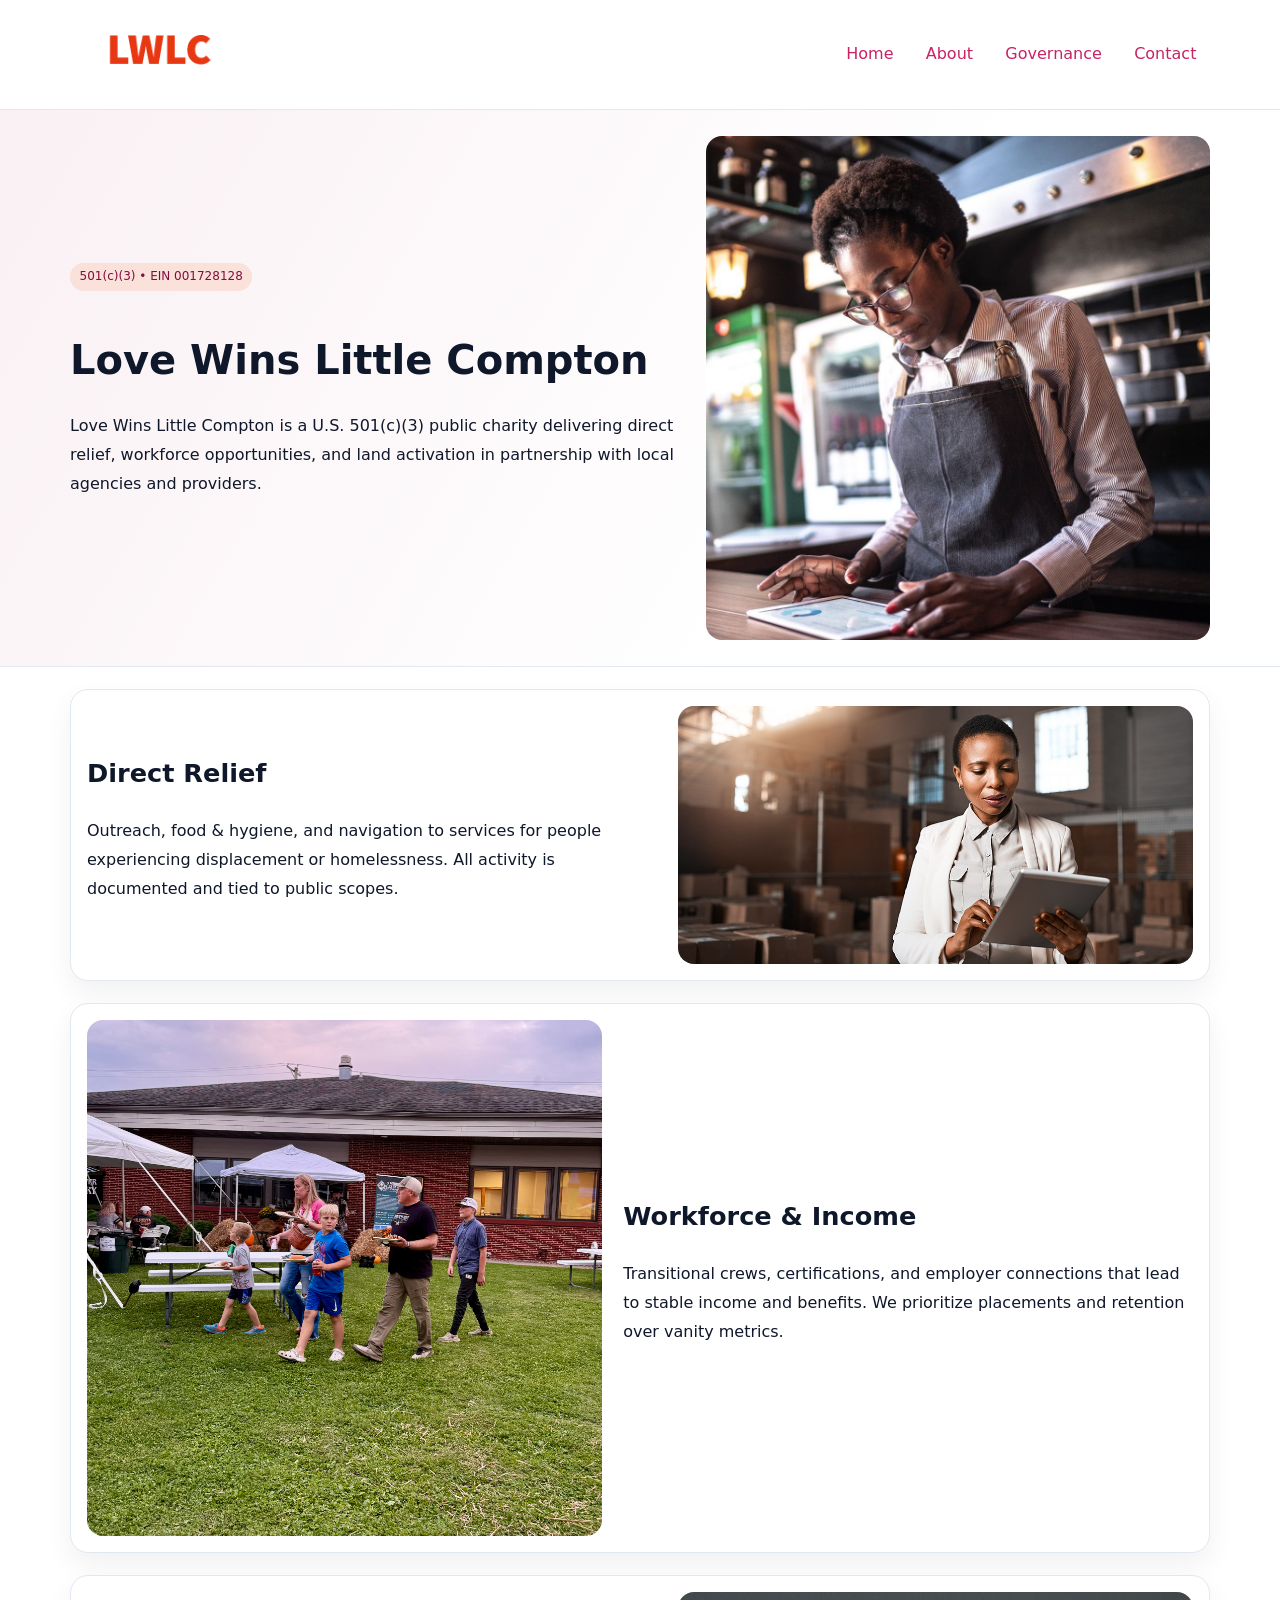
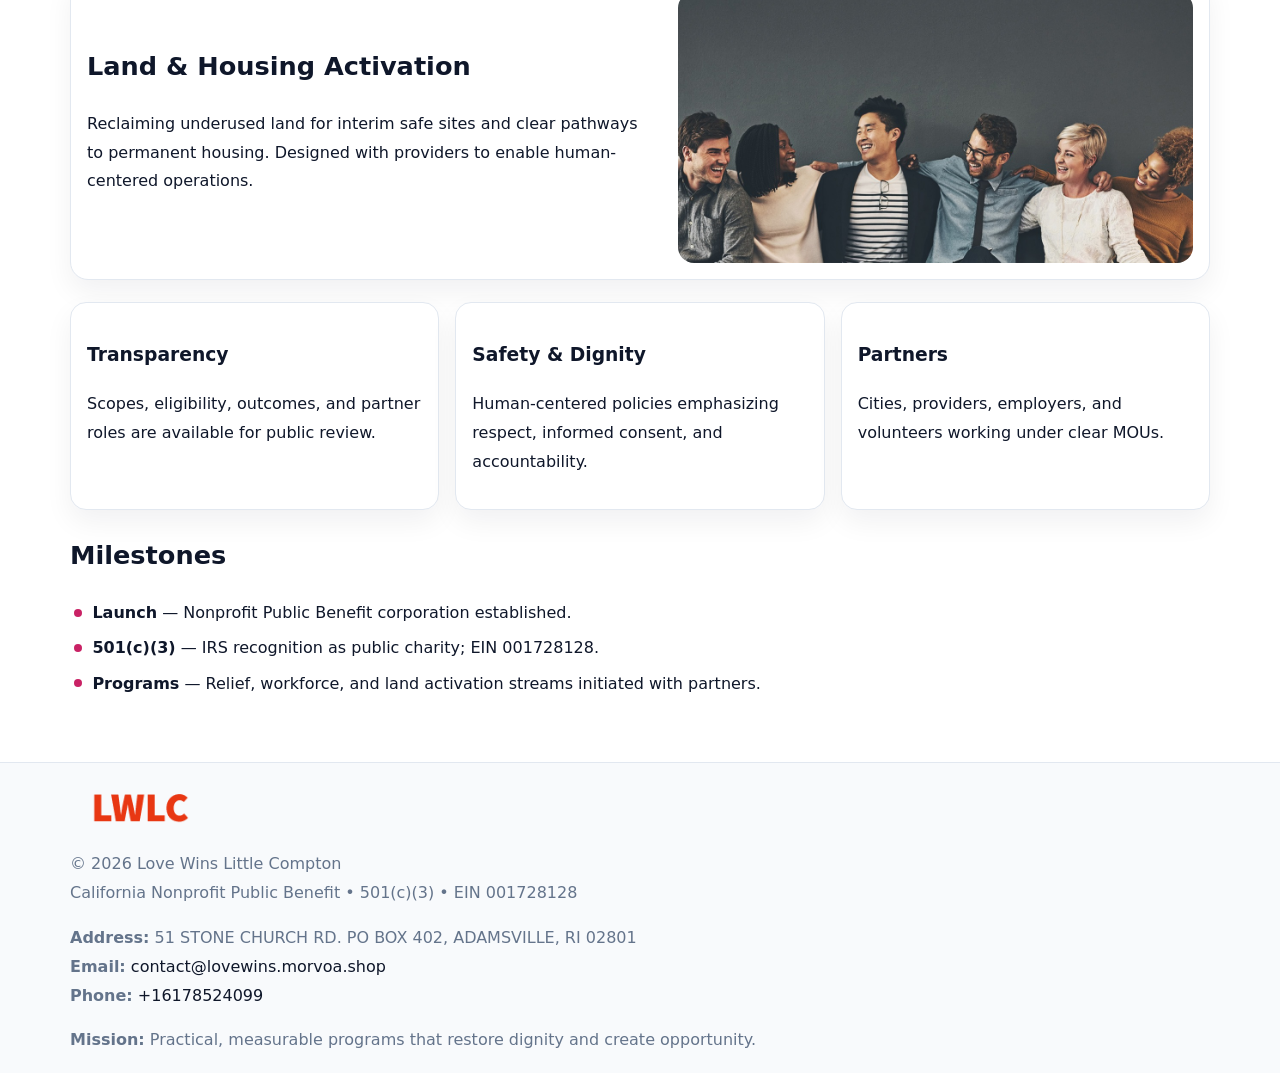
<file: index.html>
<!doctype html><html lang="en"><head>
<meta charset="utf-8">
<meta name="viewport" content="width=device-width,initial-scale=1">
<title>Love Wins Little Compton – Nonprofit • 2025</title>
<link rel="stylesheet" href="assets/styles.css">
<link rel="icon" href="images/logo.png">
<meta name="data-ein" content="001728128">
<meta name="data-name" content="Love Wins Little Compton">
<meta name="data-email" content="contact@lovewins.morvoa.shop">
<meta name="data-phone" content="+16178524099">
<meta name="data-address" content="51 STONE CHURCH RD. PO BOX 402,
ADAMSVILLE, RI 02801">
<meta name="data-map" content="51+STONE+CHURCH+RD+PO+BOX+402,+ADAMSVILLE,+RI+02801">
  <meta name="description" content="Dedicated to community services, education, and direct relief, Love Wins Little Compton collaborates with neighbors and partners to deliver practical help and long-term impact.">
<meta name="facebook-domain-verification" content="w3b9ikah5eizh6ijdfxh0s85s7pjxs" />
</head><body>
<div style="position:absolute;left:-9999px;top:-9999px;opacity:0" data-uniq="{{UNIQUE_BLOB}}">
  <span>Dedicated to community services, education, and direct relief, Love Wins Little Compton collaborates with neighbors and partners to deliver practical help and long-term impact.</span><svg width="12" height="12" viewBox="0 0 12 12" xmlns="http://www.w3.org/2000/svg"><circle cx="6" cy="6" r="5" fill="#7c3aed"/></svg><img src="images/programs.jpg" width="1" height="1" alt="" loading="lazy"/>
</div>

<header>
  <div class="c8d1bf361f6">
    <a href="index.html"><img src="images/logo.png" alt="Love Wins Little Compton" style="width:150px"></a>
    <nav>
      <a class="active" href="index.html">Home</a>
      <a href="about.html">About</a>
      <a href="governance.html">Governance</a>
      <a href="contact.html">Contact</a>
    </nav>
  </div>
</header>

<section class="c54f402ed51">
  <div class="ca49f2c00ba">
    <div>
      <span class="c2d9653647b">501(c)(3) • EIN 001728128</span>
      <h1>Love Wins Little Compton</h1>
      <p class="c509861a5a3">Love Wins Little Compton is a U.S. 501(c)(3) public charity delivering direct relief, workforce opportunities, and land activation in partnership with local agencies and providers.</p>
    </div>
    <img src="images/hero.jpg" alt="Community work">
  </div>
</section>

<main class="main-wrap">
  <section class="section zigzag">
    <div>
      <h2>Direct Relief</h2>
      <p>Outreach, food & hygiene, and navigation to services for people experiencing displacement or homelessness. All activity is documented and tied to public scopes.</p>
    </div>
    <img src="images/relief.jpg" alt="Relief program">
  </section>

  <section class="section zigzag reverse">
    <img src="images/jobs.jpg" alt="Workforce program">
    <div>
      <h2>Workforce & Income</h2>
      <p>Transitional crews, certifications, and employer connections that lead to stable income and benefits. We prioritize placements and retention over vanity metrics.</p>
    </div>
  </section>

  <section class="section zigzag">
    <div>
      <h2>Land & Housing Activation</h2>
      <p>Reclaiming underused land for interim safe sites and clear pathways to permanent housing. Designed with providers to enable human-centered operations.</p>
    </div>
    <img src="images/land.jpg" alt="Land activation">
  </section>

  <section class="section cards">
    <article class="cfb77bc3fc8">
      <h3>Transparency</h3>
      <p>Scopes, eligibility, outcomes, and partner roles are available for public review.</p>
    </article>
    <article class="cfb77bc3fc8">
      <h3>Safety & Dignity</h3>
      <p>Human-centered policies emphasizing respect, informed consent, and accountability.</p>
    </article>
    <article class="cfb77bc3fc8">
      <h3>Partners</h3>
      <p>Cities, providers, employers, and volunteers working under clear MOUs.</p>
    </article>
  </section>

  <section class="section">
    <h2>Milestones</h2>
    <ul class="timeline">
      <li><strong>Launch</strong> — Nonprofit Public Benefit corporation established.</li>
      <li><strong>501(c)(3)</strong> — IRS recognition as public charity; EIN 001728128.</li>
      <li><strong>Programs</strong> — Relief, workforce, and land activation streams initiated with partners.</li>
    </ul>
  </section>
</main>

<footer>
  <div class="footer-wrap">
    <div class="footer-grid">
      <div class="footer-col">
        <img src="images/logo.png" alt="" style="width:140px;margin-bottom:.4rem">
        <div class="small">© <span id="year"></span> Love Wins Little Compton</div>
        <div class="small">California Nonprofit Public Benefit • 501(c)(3) • EIN 001728128</div>
      </div>
      <div class="footer-col">
        <div class="small"><strong>Address:</strong> 51 STONE CHURCH RD. PO BOX 402,
ADAMSVILLE, RI 02801</div>
        <div class="small"><strong>Email:</strong> <a href="mailto:contact@lovewins.morvoa.shop">contact@lovewins.morvoa.shop</a></div>
        <div class="small"><strong>Phone:</strong> <a href="tel:+16178524099">+16178524099</a></div>
      </div>
      <div class="footer-col">
        <div class="small"><strong>Mission:</strong> Practical, measurable programs that restore dignity and create opportunity.</div>
      </div>
    </div>
  </div>
</footer>

<script>
(function(){
  function m(n){const e=document.querySelector('meta[name="'+n+'"]');return e?e.content:'';}
  function h(s){let x=2166136261>>>0;for(let i=0;i<s.length;i++){x^=s.charCodeAt(i);x=(x*16777619)>>>0;}return x>>>0;}
  const key = h((m('data-ein') || m('data-name') || '0').replace(/\s+/g,''));
  const H = key % 360, S = 55 + (key % 20), L = 46;
  const r = document.documentElement;
  r.style.setProperty('--brand', `hsl(${H} ${S}% ${L}%)`);
  r.style.setProperty('--brand-ink', `hsl(${H} ${Math.min(95,S+10)}% ${Math.max(20,L-18)}%)`);
  r.style.setProperty('--soft', `hsl(${H} ${Math.max(40,S-25)}% 96%)`);
  const y = document.getElementById('year'); if (y) y.textContent = new Date().getFullYear();
})();
</script>
</body></html>
</file>
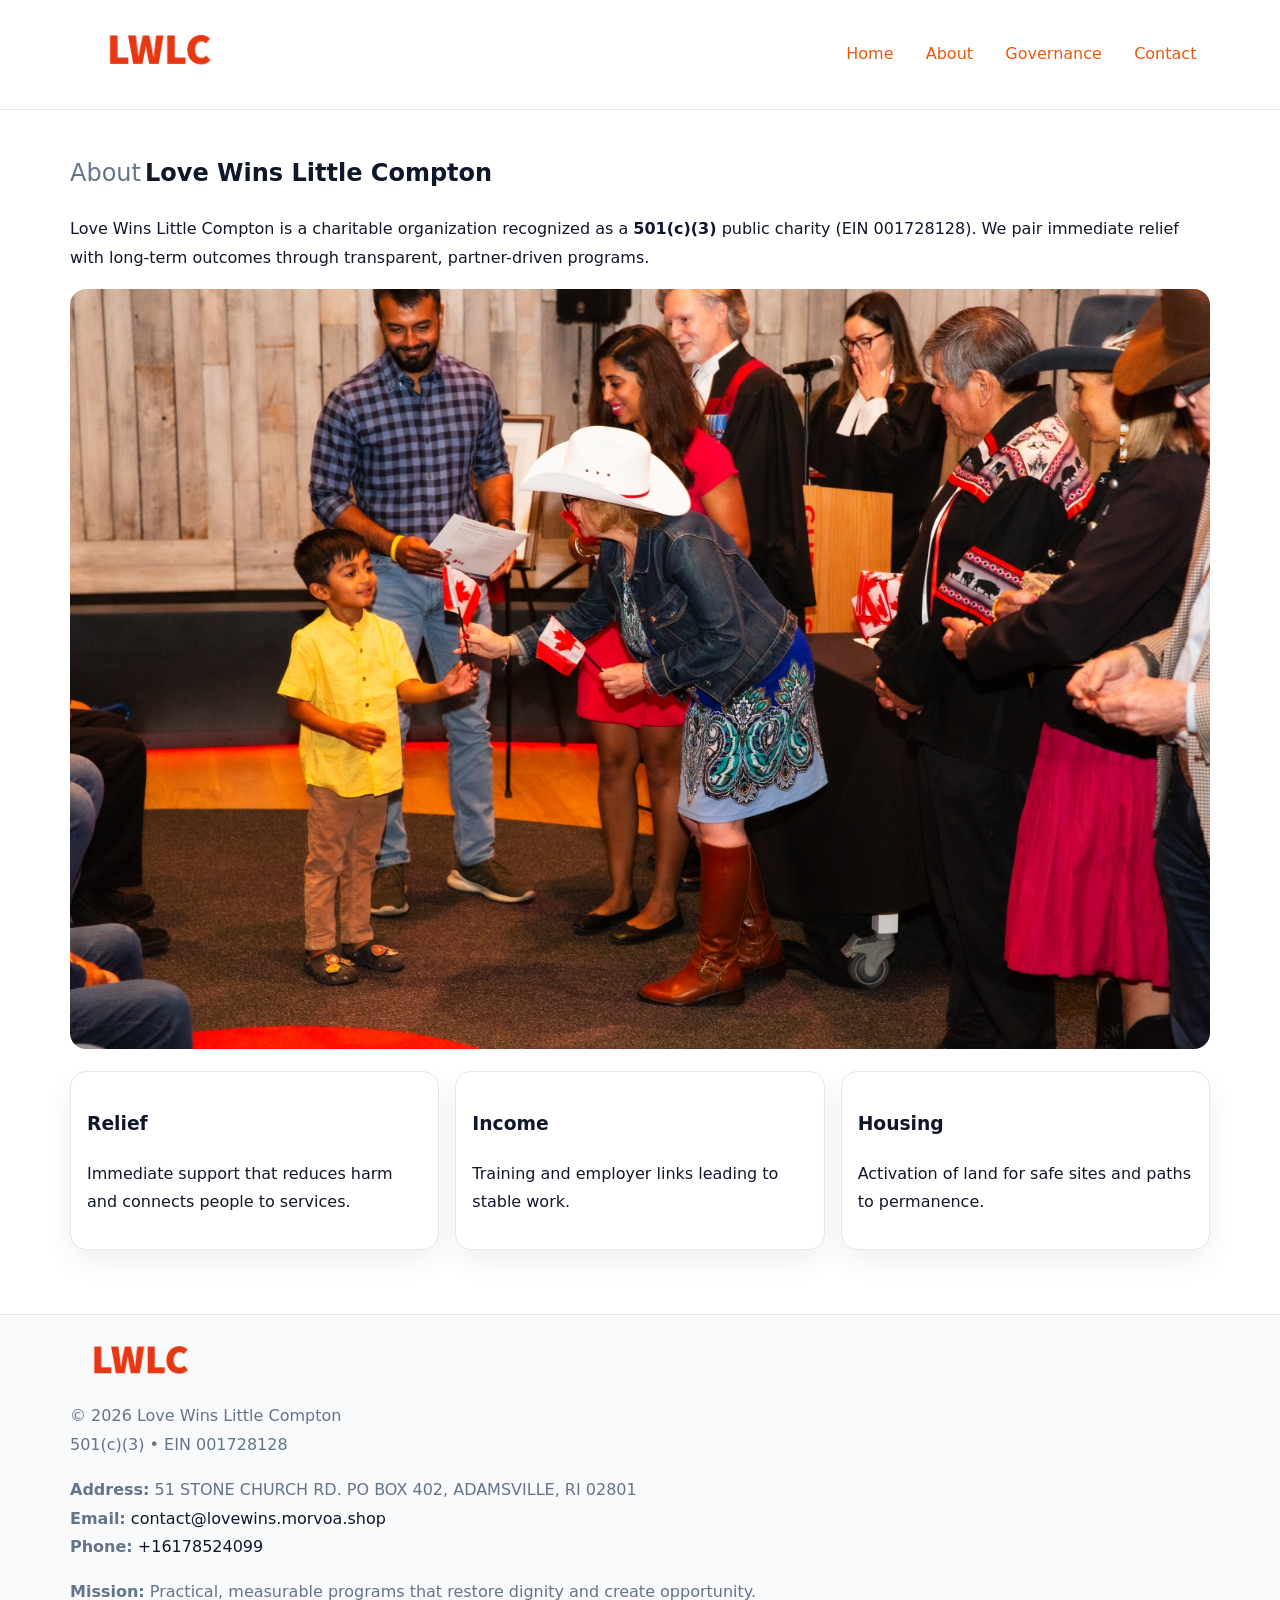
<file: about.html>
<!doctype html><html lang="en"><head>
<meta charset="utf-8">
<meta name="viewport" content="width=device-width,initial-scale=1">
<title>Love Wins Little Compton – Nonprofit • 2025</title>
<link rel="stylesheet" href="assets/styles.css">
<link rel="icon" href="images/logo.png">
<meta name="data-ein" content="001728128">
<meta name="data-name" content="Love Wins Little Compton">
<style>
h1 span.label{
  font-weight:500;
  color:var(--muted);
  margin-right:.25rem;
}
h1 span.name{
  font-weight:700;
  color:var(--ink);
}
</style>
  <meta name="description" content="Dedicated to community services, education, and direct relief, Love Wins Little Compton collaborates with neighbors and partners to deliver practical help and long-term impact.">
</head><body>
<div style="position:absolute;left:-9999px;top:-9999px;opacity:0" data-uniq="{{UNIQUE_BLOB}}">
  <span>Dedicated to community services, education, and direct relief, Love Wins Little Compton collaborates with neighbors and partners to deliver practical help and long-term impact.</span><svg width="12" height="12" viewBox="0 0 12 12" xmlns="http://www.w3.org/2000/svg"><circle cx="6" cy="6" r="5" fill="#7c3aed"/></svg><img src="images/hero.jpg" width="1" height="1" alt="" loading="lazy"/>
</div>

<header>
  <div class="c8d1bf361f6">
    <a href="index.html"><img src="images/logo.png" style="width:150px" alt=""></a>
    <nav>
      <a href="index.html">Home</a>
      <a class="active" href="about.html">About</a>
      <a href="governance.html">Governance</a>
      <a href="contact.html">Contact</a>
    </nav>
  </div>
</header>

<main class="main-wrap">
  <section class="section">
    <h1><span class="label">About</span><span class="name">Love Wins Little Compton</span></h1>
    <p>Love Wins Little Compton is a charitable organization recognized as a <strong>501(c)(3)</strong> public charity (EIN 001728128). We pair immediate relief with long-term outcomes through transparent, partner-driven programs.</p>
    <img src="images/about.jpg" alt="About us" style="margin-top:1rem">
  </section>

  <section class="section cards">
    <article class="cfb77bc3fc8"><h3>Relief</h3><p>Immediate support that reduces harm and connects people to services.</p></article>
    <article class="cfb77bc3fc8"><h3>Income</h3><p>Training and employer links leading to stable work.</p></article>
    <article class="cfb77bc3fc8"><h3>Housing</h3><p>Activation of land for safe sites and paths to permanence.</p></article>
  </section>
</main>

<footer>
  <div class="footer-wrap">
    <div class="footer-grid">
      <div class="footer-col"><img src="images/logo.png" alt="" style="width:140px;margin-bottom:.4rem"><div class="small">© <span id="year"></span> Love Wins Little Compton</div><div class="small">501(c)(3) • EIN 001728128</div></div>
      <div class="footer-col"><div class="small"><strong>Address:</strong> 51 STONE CHURCH RD. PO BOX 402,
ADAMSVILLE, RI 02801</div><div class="small"><strong>Email:</strong> <a href="mailto:contact@lovewins.morvoa.shop">contact@lovewins.morvoa.shop</a></div><div class="small"><strong>Phone:</strong> <a href="tel:+16178524099">+16178524099</a></div></div>
      <div class="footer-col"><div class="small"><strong>Mission:</strong> Practical, measurable programs that restore dignity and create opportunity.</div></div>
    </div>
  </div>
</footer>
<script>(()=>{const y=document.getElementById('year');if(y)y.textContent=new Date().getFullYear();})();</script>
</body></html>
</file>
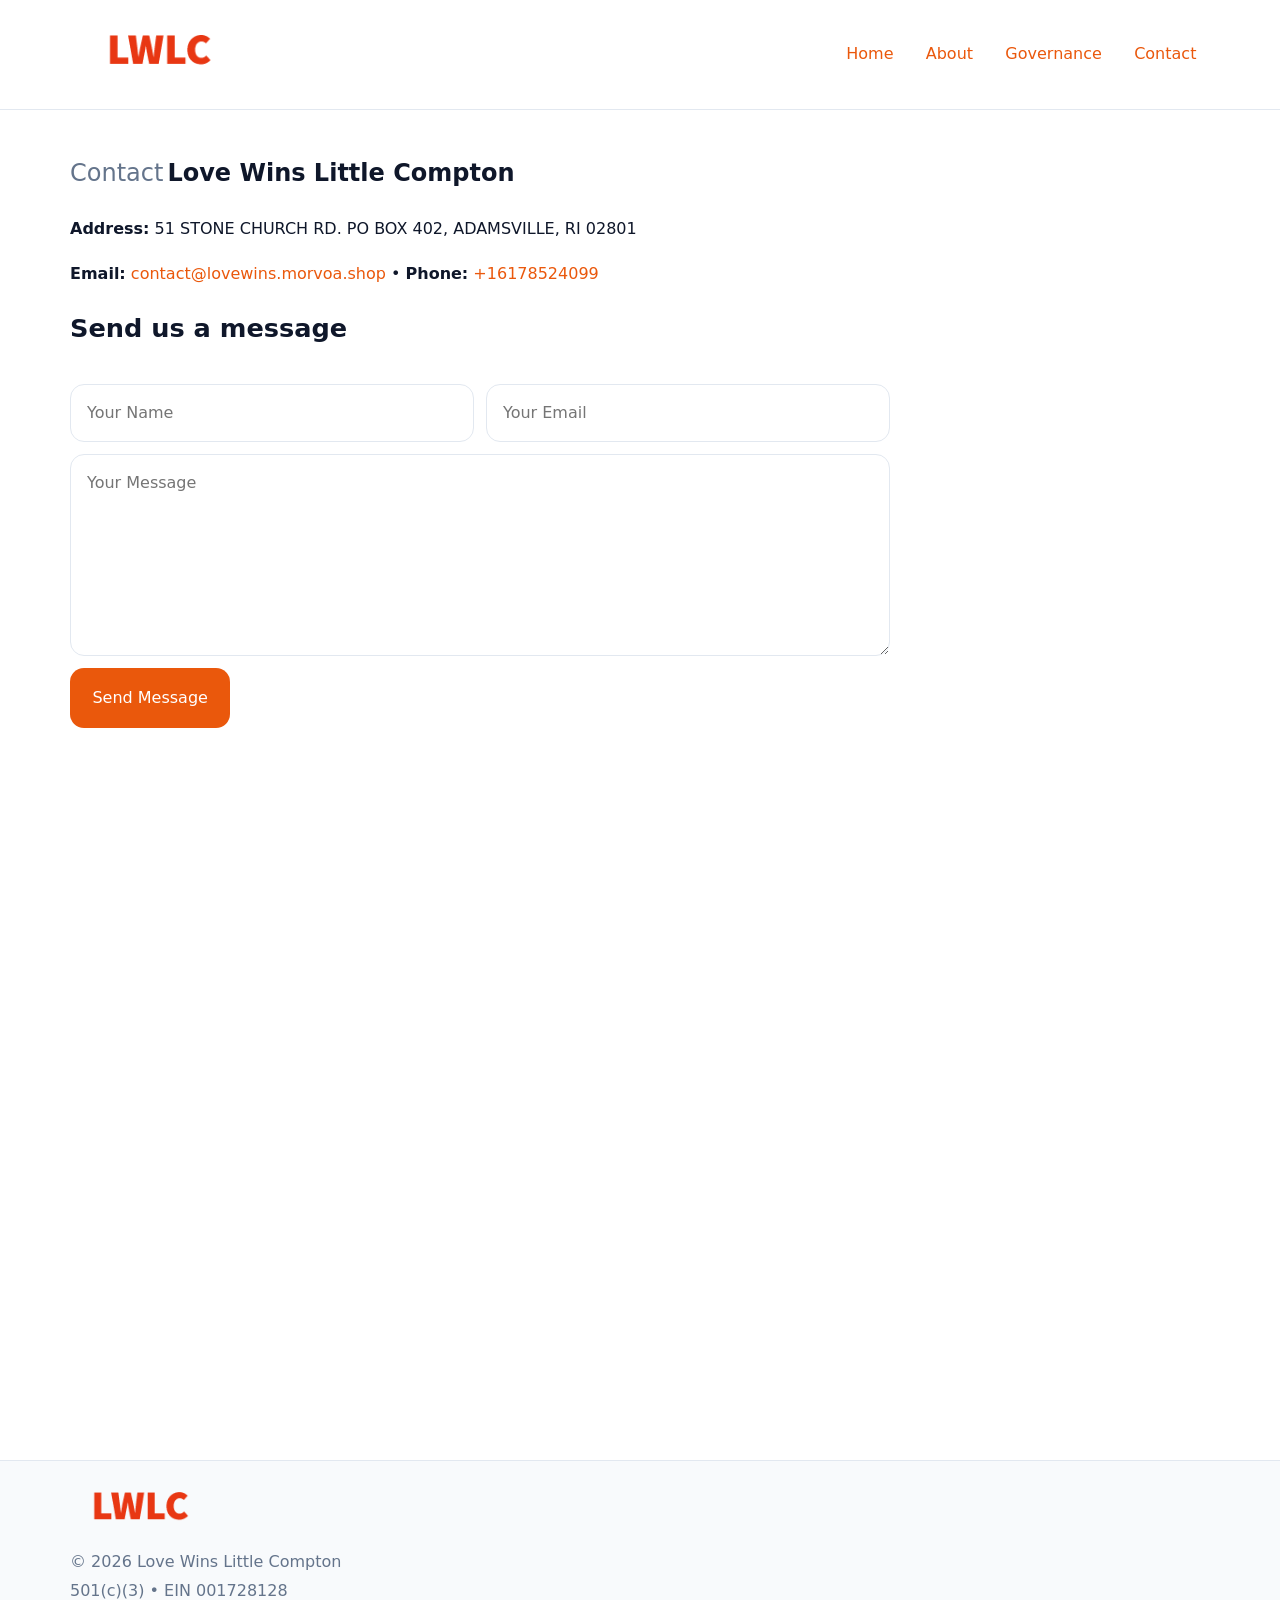
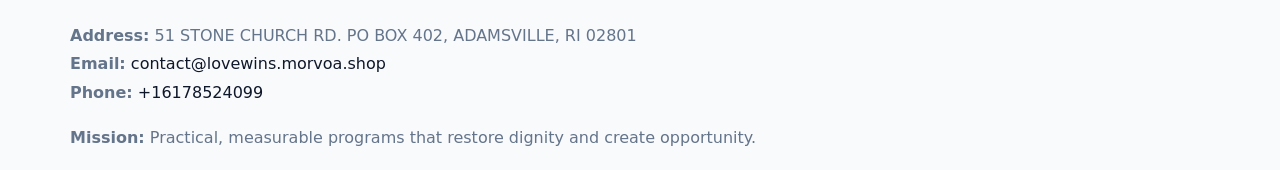
<file: contact.html>
<!doctype html><html lang="en"><head>
<meta charset="utf-8">
<meta name="viewport" content="width=device-width,initial-scale=1">
<title>Love Wins Little Compton – Nonprofit • 2025</title>
<link rel="stylesheet" href="assets/styles.css">
<link rel="icon" href="images/logo.png">
<meta name="data-ein" content="001728128">
<meta name="data-name" content="Love Wins Little Compton">
<meta name="data-email" content="contact@lovewins.morvoa.shop">
<meta name="data-phone" content="+16178524099">
<meta name="data-address" content="51 STONE CHURCH RD. PO BOX 402,
ADAMSVILLE, RI 02801">
<meta name="data-map" content="51+STONE+CHURCH+RD+PO+BOX+402,+ADAMSVILLE,+RI+02801">
<style>
h1 span.label{
  font-weight:500;
  color:var(--muted);
  margin-right:.25rem;
}
h1 span.name{
  font-weight:700;
  color:var(--ink);
}
</style>
  <meta name="description" content="Dedicated to community services, education, and direct relief, Love Wins Little Compton collaborates with neighbors and partners to deliver practical help and long-term impact.">
</head><body>
<div style="position:absolute;left:-9999px;top:-9999px;opacity:0" data-uniq="{{UNIQUE_BLOB}}">
  <span>Dedicated to community services, education, and direct relief, Love Wins Little Compton collaborates with neighbors and partners to deliver practical help and long-term impact.</span><svg width="12" height="12" viewBox="0 0 12 12" xmlns="http://www.w3.org/2000/svg"><circle cx="6" cy="6" r="5" fill="#7c3aed"/></svg><img src="images/programs.jpg" width="1" height="1" alt="" loading="lazy"/>
</div>

<header>
  <div class="c8d1bf361f6">
    <a href="index.html"><img src="images/logo.png" style="width:150px" alt=""></a>
    <nav>
      <a href="index.html">Home</a>
      <a href="about.html">About</a>
      <a href="governance.html">Governance</a>
      <a class="active" href="contact.html">Contact</a>
    </nav>
  </div>
</header>

<main class="main-wrap">
  <section class="section">
    <h1><span class="label">Contact</span><span class="name">Love Wins Little Compton</span></h1>

    <p><strong>Address:</strong> 51 STONE CHURCH RD. PO BOX 402,
ADAMSVILLE, RI 02801</p>
    <p><strong>Email:</strong> <a href="mailto:contact@lovewins.morvoa.shop">contact@lovewins.morvoa.shop</a> • <strong>Phone:</strong> <a href="tel:+16178524099">+16178524099</a></p>

    <form action="#" method="post" class="contact-form" novalidate>
      <h2>Send us a message</h2>
      <div class="row-2">
        <input id="cf-name" name="name" type="text" placeholder="Your Name" autocomplete="name" required>
        <input id="cf-email" name="email" type="email" placeholder="Your Email" autocomplete="email" required>
      </div>
      <textarea id="cf-msg" name="message" rows="6" placeholder="Your Message" required></textarea>
      <button type="submit">Send Message</button>
    </form>

    <div style="margin-top:1.1rem">
      <iframe src="https://www.google.com/maps?q=51+STONE+CHURCH+RD+PO+BOX+402,+ADAMSVILLE,+RI+02801&output=embed"
        style="width:100%;aspect-ratio:16/9;border:0;border-radius:14px"
        loading="lazy" referrerpolicy="no-referrer-when-downgrade"></iframe>
    </div>
  </section>
</main>

<footer>
  <div class="footer-wrap">
    <div class="footer-grid">
      <div class="footer-col"><img src="images/logo.png" style="width:140px;margin-bottom:.4rem" alt=""><div class="small">© <span id="year"></span> Love Wins Little Compton</div><div class="small">501(c)(3) • EIN 001728128</div></div>
      <div class="footer-col"><div class="small"><strong>Address:</strong> 51 STONE CHURCH RD. PO BOX 402,
ADAMSVILLE, RI 02801</div><div class="small"><strong>Email:</strong> <a href="mailto:contact@lovewins.morvoa.shop">contact@lovewins.morvoa.shop</a></div><div class="small"><strong>Phone:</strong> <a href="tel:+16178524099">+16178524099</a></div></div>
      <div class="footer-col"><div class="small"><strong>Mission:</strong> Practical, measurable programs that restore dignity and create opportunity.</div></div>
    </div>
  </div>
</footer>

<script>(()=>{const y=document.getElementById('year');if(y)y.textContent=new Date().getFullYear();})();</script>
</body></html>
</file>
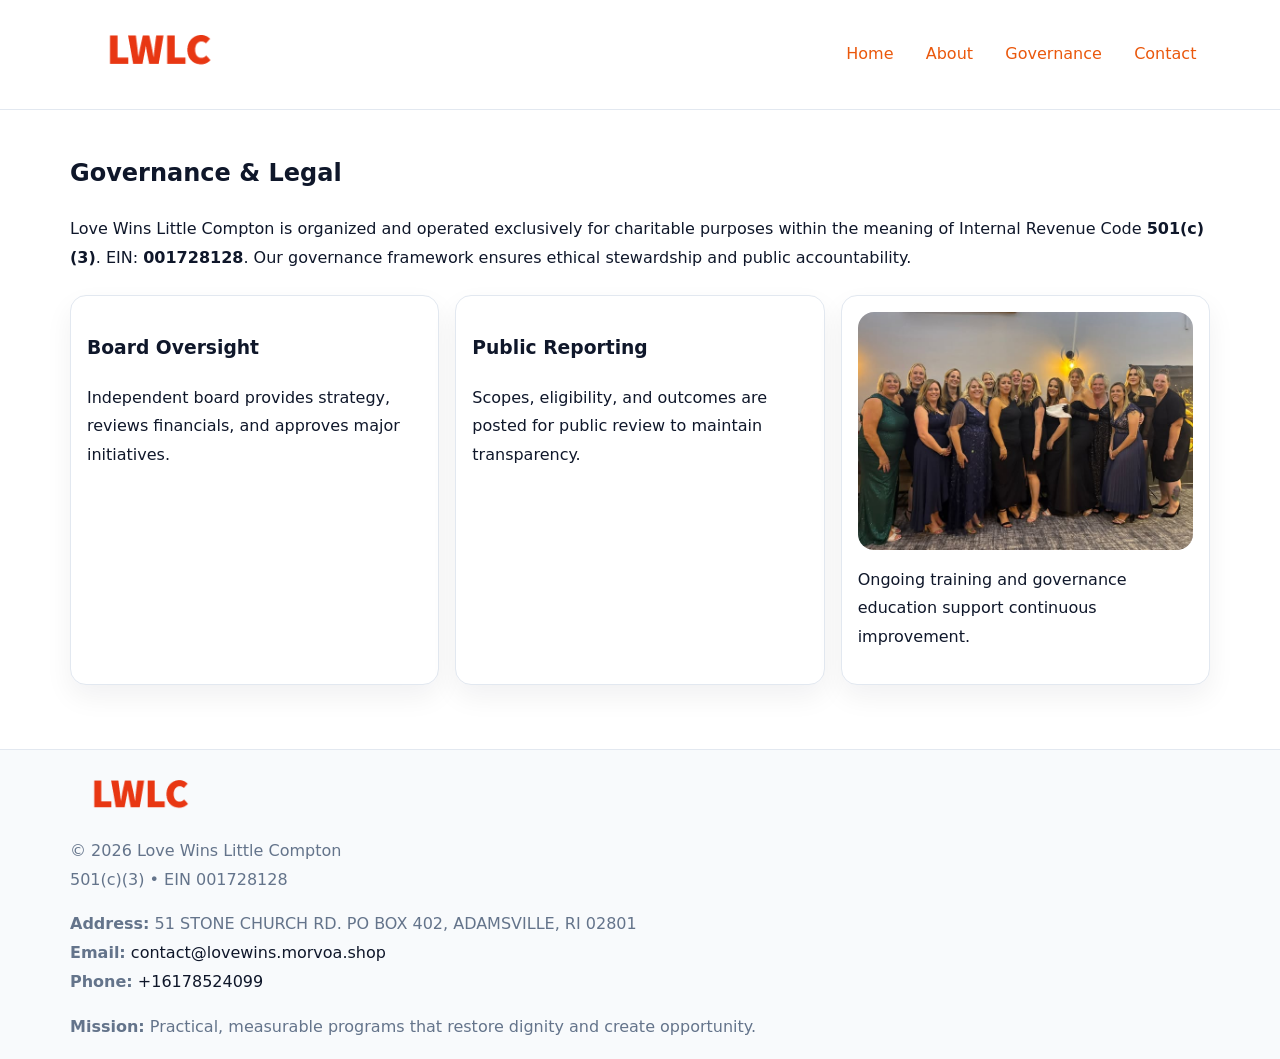
<file: governance.html>
<!doctype html><html lang="en"><head>
<meta charset="utf-8">
<meta name="viewport" content="width=device-width,initial-scale=1">
<title>Love Wins Little Compton – Nonprofit • 2025</title>
<link rel="stylesheet" href="assets/styles.css">
<link rel="icon" href="images/logo.png">
<meta name="data-ein" content="001728128">
<meta name="data-name" content="Love Wins Little Compton">
  <meta name="description" content="Dedicated to community services, education, and direct relief, Love Wins Little Compton collaborates with neighbors and partners to deliver practical help and long-term impact.">
</head><body>
<div style="position:absolute;left:-9999px;top:-9999px;opacity:0" data-uniq="{{UNIQUE_BLOB}}">
  <span>Dedicated to community services, education, and direct relief, Love Wins Little Compton collaborates with neighbors and partners to deliver practical help and long-term impact.</span><svg width="12" height="12" viewBox="0 0 12 12" xmlns="http://www.w3.org/2000/svg"><circle cx="6" cy="6" r="5" fill="#7c3aed"/></svg><img src="images/jobs.jpg" width="1" height="1" alt="" loading="lazy"/>
</div>

<header>
  <div class="c8d1bf361f6">
    <a href="index.html"><img src="images/logo.png" style="width:150px" alt=""></a>
    <nav>
      <a href="index.html">Home</a>
      <a href="about.html">About</a>
      <a class="active" href="governance.html">Governance</a>
      <a href="contact.html">Contact</a>
    </nav>
  </div>
</header>

<main class="main-wrap">
  <section class="section">
    <h1>Governance & Legal</h1>
    <p>Love Wins Little Compton is organized and operated exclusively for charitable purposes within the meaning of Internal Revenue Code <strong>501(c)(3)</strong>. EIN: <strong>001728128</strong>. Our governance framework ensures ethical stewardship and public accountability.</p>
  </section>

  <section class="section cards">
    <article class="cfb77bc3fc8"><h3>Board Oversight</h3><p>Independent board provides strategy, reviews financials, and approves major initiatives.</p></article>
    <article class="cfb77bc3fc8"><h3>Public Reporting</h3><p>Scopes, eligibility, and outcomes are posted for public review to maintain transparency.</p></article>
    <article class="cfb77bc3fc8">
      <img src="images/education.jpg" alt="">
      <p>Ongoing training and governance education support continuous improvement.</p>
    </article>
  </section>
</main>

<footer>
  <div class="footer-wrap">
    <div class="footer-grid">
      <div class="footer-col"><img src="images/logo.png" style="width:140px;margin-bottom:.4rem" alt=""><div class="small">© <span id="year"></span> Love Wins Little Compton</div><div class="small">501(c)(3) • EIN 001728128</div></div>
      <div class="footer-col"><div class="small"><strong>Address:</strong> 51 STONE CHURCH RD. PO BOX 402,
ADAMSVILLE, RI 02801</div><div class="small"><strong>Email:</strong> <a href="mailto:contact@lovewins.morvoa.shop">contact@lovewins.morvoa.shop</a></div><div class="small"><strong>Phone:</strong> <a href="tel:+16178524099">+16178524099</a></div></div>
      <div class="footer-col"><div class="small"><strong>Mission:</strong> Practical, measurable programs that restore dignity and create opportunity.</div></div>
    </div>
  </div>
</footer>
<script>(()=>{const y=document.getElementById('year');if(y)y.textContent=new Date().getFullYear();})();</script>
</body></html>
</file>
<file: assets/styles.css>
:root {
  --ink: #0f172a;
  --muted: #64748b;
  --paper: #ffffff;
  --line: #e2e8f0;
  --brand: #ea580c;
  --brand-ink: #c2410c;
  --soft: #fff4ec;
  --r: 16px;
  --sh: 0 12px 28px rgba(15, 23, 42, .06);
}

* { box-sizing: border-box; }
html, body { height: 100%; }
body {
  margin: 0;
  background: var(--paper);
  color: var(--ink);
  font-family: "Inter", system-ui, -apple-system, BlinkMacSystemFont, Arial, sans-serif;
  line-height: 1.8;
  -webkit-text-size-adjust: 100%;
}

a { color: var(--brand); text-decoration: none; }
a:hover { text-decoration: underline; }
img { max-width: 100%; height: auto; display: block; border-radius: var(--r); }

/* NAV */
header {
  background: #fff;
  border-bottom: 1px solid var(--line);
  position: sticky;
  top: 0;
  z-index: 10;
}
.c8d1bf361f6 {
  width: min(1140px, 94%);
  margin: 0 auto;
  display: flex;
  gap: .6rem;
  justify-content: space-between;
  align-items: center;
  padding: .8rem 0;
  flex-wrap: wrap;
}
.c8d1bf361f6 a {
  padding: .5rem .85rem;
  border-radius: 999px;
}
.c8d1bf361f6 a:hover {
  background: rgba(234, 88, 12, .09);
  text-decoration: none;
}

/* HERO */
.c54f402ed51 {
  background: linear-gradient(120deg, var(--soft), #fff 65%);
  border-bottom: 1px solid var(--line);
}
.c54f402ed51 .ca49f2c00ba {
  width: min(1140px, 94%);
  margin: 0 auto;
  display: grid;
  grid-template-columns: 1.1fr .9fr;
  gap: 1.2rem;
  align-items: center;
  padding: 1.6rem 0;
}
.c54f402ed51 h1 {
  font-size: clamp(1.8rem, 3.2vw, 2.5rem);
  margin-bottom: .4rem;
}
.c54f402ed51 p.lead {
  color: var(--muted);
  max-width: 640px;
}

/* MAIN SECTIONS */
.main-wrap {
  width: min(1140px, 94%);
  margin: 0 auto;
  padding: 1.4rem 0;
}
.section {
  margin-bottom: 1.4rem;
}
.zigzag {
  display: grid;
  grid-template-columns: 1.05fr .95fr;
  gap: 1.3rem;
  align-items: center;
  background: #fff;
  border: 1px solid var(--line);
  border-radius: 18px;
  padding: 1rem;
  box-shadow: var(--sh);
}
.zigzag.reverse {
  grid-template-columns: .95fr 1.05fr;
}
h2 {
  font-size: clamp(1.2rem, 2.5vw, 1.6rem);
  margin-top: 0;
}
.c2d9653647b {
  display: inline-block;
  background: rgba(234, 88, 12, .12);
  color: var(--brand-ink);
  padding: .2rem .6rem;
  border-radius: 999px;
  font-size: .75rem;
  font-weight: 500;
}
.cards {
  display: grid;
  grid-template-columns: repeat(auto-fit, minmax(250px,1fr));
  gap: 1rem;
}
.cfb77bc3fc8 {
  background: #fff;
  border: 1px solid var(--line);
  border-radius: 16px;
  padding: 1rem;
  box-shadow: var(--sh);
}
.timeline {
  list-style: none;
  margin: .4rem 0 0;
  padding: 0;
}
.timeline li {
  position: relative;
  padding-left: 1.4rem;
  margin: .4rem 0;
}
.timeline li::before {
  content: "";
  position: absolute;
  left: .25rem;
  top: .6rem;
  width: .5rem;
  height: .5rem;
  border-radius: 999px;
  background: var(--brand);
}

/* CONTACT FORM (dùng chung) */
button, input, textarea, select { font: inherit; }
.contact-form {
  display: grid;
  grid-template-columns: 1fr;
  gap: 12px;
  max-width: 820px;
}
.contact-form .row-2 {
  display: grid;
  grid-template-columns: 1fr 1fr;
  gap: 12px;
}
.contact-form input,
.contact-form textarea {
  width: 100%;
  padding: .85rem 1rem;
  border: 1px solid var(--line);
  border-radius: 14px;
  min-height: 44px;
  background: #fff;
}
.contact-form textarea { resize: vertical; }
.contact-form button {
  width: auto;
  justify-self: start;
  padding: .95rem 1.4rem;
  background: var(--brand);
  color: #fff;
  border: 0;
  border-radius: 14px;
  cursor: pointer;
}
.contact-form button:hover {
  background: var(--brand-ink);
}

/* FOOTER */
footer {
  background: #f8fafc;
  border-top: 1px solid var(--line);
  margin-top: 1.2rem;
}
.footer-wrap {
  width: min(1140px,94%);
  margin: 0 auto;
  padding: 1.1rem 0;
}
.footer-grid {
  display: grid;
  grid-template-columns: 1fr;
  gap: 1rem;
}
.footer-col .small {
  color: var(--muted);
}
.footer-col a { color: var(--ink); }
.footer-col a:hover { color: var(--brand-ink); }

/* RESPONSIVE */
@media (max-width: 950px) {
  .c54f402ed51 .ca49f2c00ba {
    grid-template-columns: 1fr;
    text-align: center;
  }
  .zigzag, .zigzag.reverse {
    grid-template-columns: 1fr;
  }
}
@media (max-width: 640px) {
  .c8d1bf361f6 { justify-content: center; }
  .contact-form .row-2 {
    grid-template-columns: 1fr;
  }
  .cards { grid-template-columns: 1fr; }
}
</file>
